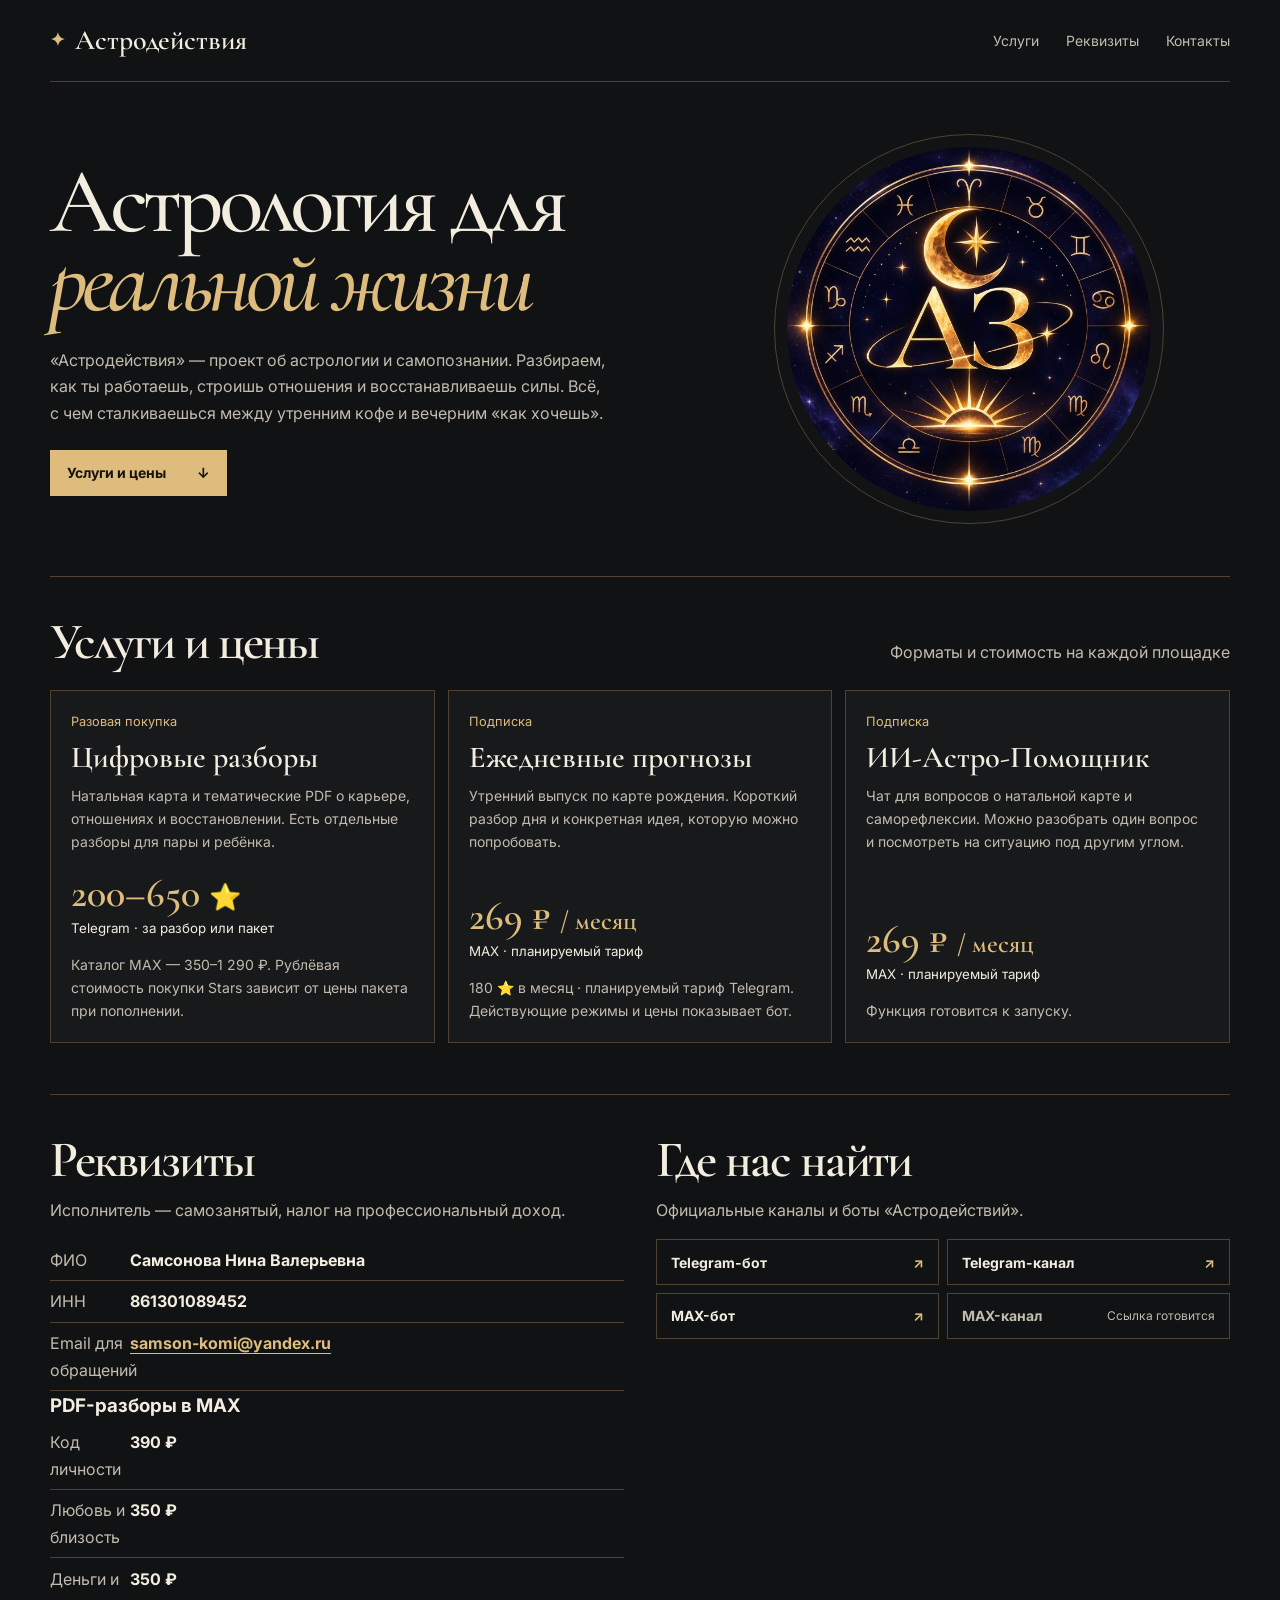
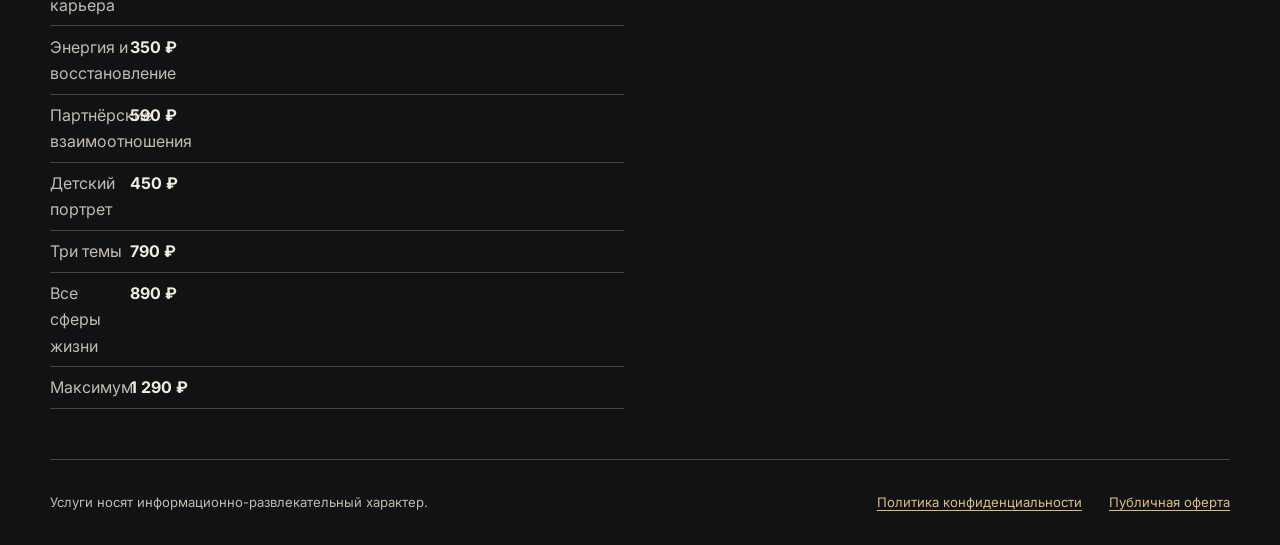
<file: index.html>
<!doctype html>
<html lang="ru">
<head>
  <meta charset="utf-8">
  <meta name="viewport" content="width=device-width, initial-scale=1">
  <meta name="description" content="Астродействия — астрологические разборы для самопознания, ежедневные прогнозы и Астро-Помощник. Описание услуг, цены и сведения об исполнителе.">
  <meta name="theme-color" content="#101214">
  <title>Астродействия — услуги и цены</title>
  <link rel="stylesheet" href="style.css">
</head>
<body>
  <a class="skip" href="#main">К содержанию</a>
  <header class="header frame">
    <a class="brand" href="./"><span aria-hidden="true">✦</span> Астродействия</a>
    <nav aria-label="Разделы сайта">
      <a href="#services">Услуги</a>
      <a href="#provider">Реквизиты</a>
      <a href="#contacts">Контакты</a>
    </nav>
  </header>
  <main id="main" class="frame">
    <section class="hero" aria-labelledby="intro">
      <div class="hero-copy">
        <h1 id="intro">Астрология для<br> <em>реальной жизни</em></h1>
        <p>«Астродействия» — проект об астрологии и самопознании. Разбираем, как ты работаешь, строишь отношения и восстанавливаешь силы. Всё, с чем сталкиваешься между утренним кофе и вечерним «как хочешь».</p>
        <a class="button primary" href="#services">Услуги и цены <span aria-hidden="true">↓</span></a>
      </div>
      <div class="hero-art" aria-hidden="true"><img src="assets/astrodeystviya.jpg" alt="" width="640" height="640" fetchpriority="high"></div>
    </section>

    <section class="section" id="services" aria-labelledby="services-title">
      <div class="section-head"><h2 id="services-title">Услуги и цены</h2><p>Форматы и стоимость на каждой площадке</p></div>
      <div class="offers">
        <article class="offer">
          <p class="format">Разовая покупка</p>
          <h3>Цифровые разборы</h3>
          <p>Натальная карта и тематические PDF о карьере, отношениях и восстановлении. Есть отдельные разборы для пары и ребёнка.</p>
          <div class="price"><strong>200–650 <span aria-label="Stars">⭐</span></strong><small>Telegram · за разбор или пакет</small></div>
          <p class="note">Каталог MAX — 350–1 290 ₽. Рублёвая стоимость покупки Stars зависит от цены пакета при пополнении.</p>
        </article>
        <article class="offer">
          <p class="format">Подписка</p>
          <h3>Ежедневные прогнозы</h3>
          <p>Утренний выпуск по карте рождения. Короткий разбор дня и конкретная идея, которую можно попробовать.</p>
          <div class="price"><strong>269 ₽ <span>/ месяц</span></strong><small>MAX · планируемый тариф</small></div>
          <p class="note">180 ⭐ в месяц · планируемый тариф Telegram. Действующие режимы и цены показывает бот.</p>
        </article>
        <article class="offer">
          <p class="format">Подписка</p>
          <h3>ИИ-Астро-Помощник</h3>
          <p>Чат для вопросов о натальной карте и саморефлексии. Можно разобрать один вопрос и посмотреть на ситуацию под другим углом.</p>
          <div class="price"><strong>269 ₽ <span>/ месяц</span></strong><small>MAX · планируемый тариф</small></div>
          <p class="note">Функция готовится к запуску.</p>
        </article>
      </div>
    </section>

    <section class="details section" aria-label="Исполнитель и официальные страницы">
      <article class="detail" id="provider">
        <h2>Реквизиты</h2>
        <p>Исполнитель — самозанятый, налог на профессиональный доход.</p>
        <dl>
          <div><dt>ФИО</dt><dd>Самсонова Нина Валерьевна</dd></div>
          <div><dt>ИНН</dt><dd>861301089452</dd></div>
          <div><dt>Email для обращений</dt><dd><a href="mailto:samson-komi@yandex.ru">samson-komi@yandex.ru</a></dd></div>
        </dl>
        <h3>PDF-разборы в MAX</h3>
        <dl>
          <div><dt>Код личности</dt><dd>390 ₽</dd></div>
          <div><dt>Любовь и близость</dt><dd>350 ₽</dd></div>
          <div><dt>Деньги и карьера</dt><dd>350 ₽</dd></div>
          <div><dt>Энергия и восстановление</dt><dd>350 ₽</dd></div>
          <div><dt>Партнёрские взаимоотношения</dt><dd>590 ₽</dd></div>
          <div><dt>Детский портрет</dt><dd>450 ₽</dd></div>
          <div><dt>Три темы</dt><dd>790 ₽</dd></div>
          <div><dt>Все сферы жизни</dt><dd>890 ₽</dd></div>
          <div><dt>Максимум</dt><dd>1 290 ₽</dd></div>
        </dl>
      </article>
      <article class="detail" id="contacts">
        <h2>Где нас найти</h2>
        <p>Официальные каналы и боты «Астродействий».</p>
        <div class="links">
          <a class="button" href="https://t.me/AstroDeystviyaPersonalBot">Telegram-бот <span aria-hidden="true">↗</span></a>
          <a class="button" href="https://t.me/astrodeystviya">Telegram-канал <span aria-hidden="true">↗</span></a>
          <a class="button" href="https://max.ru/se14978435_bot">MAX-бот <span aria-hidden="true">↗</span></a>
          <span class="button placeholder" aria-disabled="true">MAX-канал <small>Ссылка готовится</small></span>
        </div>
      </article>
    </section>
  </main>
  <footer class="footer frame">
    <p>Услуги носят информационно-развлекательный характер.</p>
    <nav aria-label="Правовые документы">
      <a href="privacy.html">Политика конфиденциальности</a>
      <a href="offer.html">Публичная оферта</a>
    </nav>
  </footer>
</body>
</html>
</file>
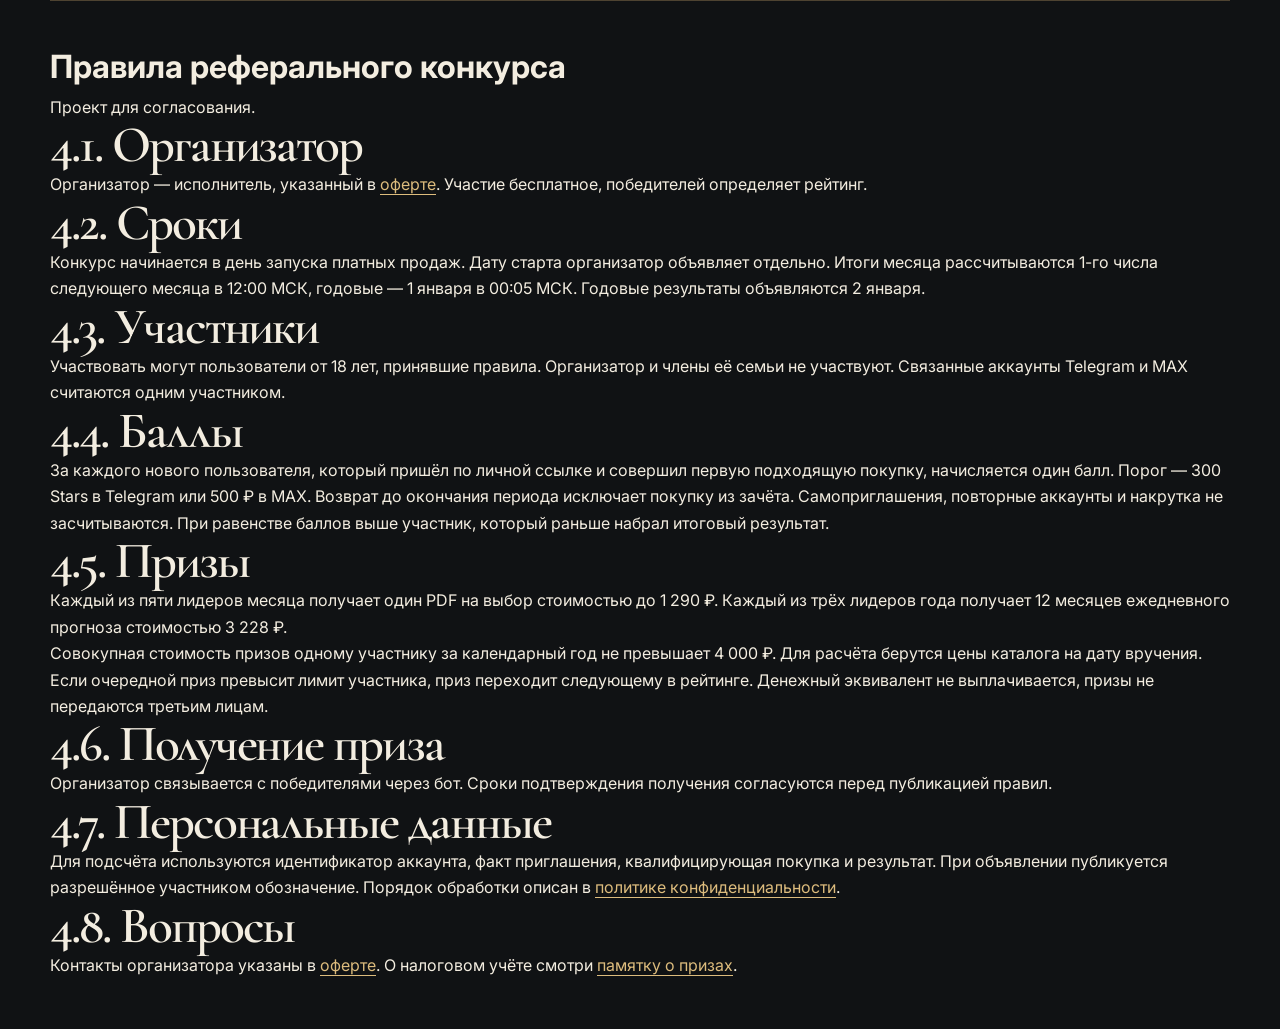
<file: contest-rules.html>
<!doctype html>
<html lang="ru"><head><meta charset="utf-8"><meta name="viewport" content="width=device-width, initial-scale=1"><title>Правила реферального конкурса</title><link rel="stylesheet" href="style.css"></head><body><main class="frame section"><h1>Правила реферального конкурса</h1>
<p>Проект для согласования.</p>
<h2>4.1. Организатор</h2><p>Организатор — исполнитель, указанный в <a href="offer.html">оферте</a>. Участие бесплатное, победителей определяет рейтинг.</p>
<h2>4.2. Сроки</h2><p>Конкурс начинается в день запуска платных продаж. Дату старта организатор объявляет отдельно. Итоги месяца рассчитываются 1-го числа следующего месяца в 12:00 МСК, годовые — 1 января в 00:05 МСК. Годовые результаты объявляются 2 января.</p>
<h2>4.3. Участники</h2><p>Участвовать могут пользователи от 18 лет, принявшие правила. Организатор и члены её семьи не участвуют. Связанные аккаунты Telegram и MAX считаются одним участником.</p>
<h2>4.4. Баллы</h2><p>За каждого нового пользователя, который пришёл по личной ссылке и совершил первую подходящую покупку, начисляется один балл. Порог — 300 Stars в Telegram или 500 ₽ в MAX. Возврат до окончания периода исключает покупку из зачёта. Самоприглашения, повторные аккаунты и накрутка не засчитываются. При равенстве баллов выше участник, который раньше набрал итоговый результат.</p>
<h2>4.5. Призы</h2><p>Каждый из пяти лидеров месяца получает один PDF на выбор стоимостью до 1 290 ₽. Каждый из трёх лидеров года получает 12 месяцев ежедневного прогноза стоимостью 3 228 ₽.</p><p>Совокупная стоимость призов одному участнику за календарный год не превышает 4 000 ₽. Для расчёта берутся цены каталога на дату вручения. Если очередной приз превысит лимит участника, приз переходит следующему в рейтинге. Денежный эквивалент не выплачивается, призы не передаются третьим лицам.</p>
<h2>4.6. Получение приза</h2><p>Организатор связывается с победителями через бот. Сроки подтверждения получения согласуются перед публикацией правил.</p>
<h2>4.7. Персональные данные</h2><p>Для подсчёта используются идентификатор аккаунта, факт приглашения, квалифицирующая покупка и результат. При объявлении публикуется разрешённое участником обозначение. Порядок обработки описан в <a href="privacy.html">политике конфиденциальности</a>.</p>
<h2>4.8. Вопросы</h2><p>Контакты организатора указаны в <a href="offer.html">оферте</a>. О налоговом учёте смотри <a href="ndfl.html">памятку о призах</a>.</p></main></body></html>
</file>
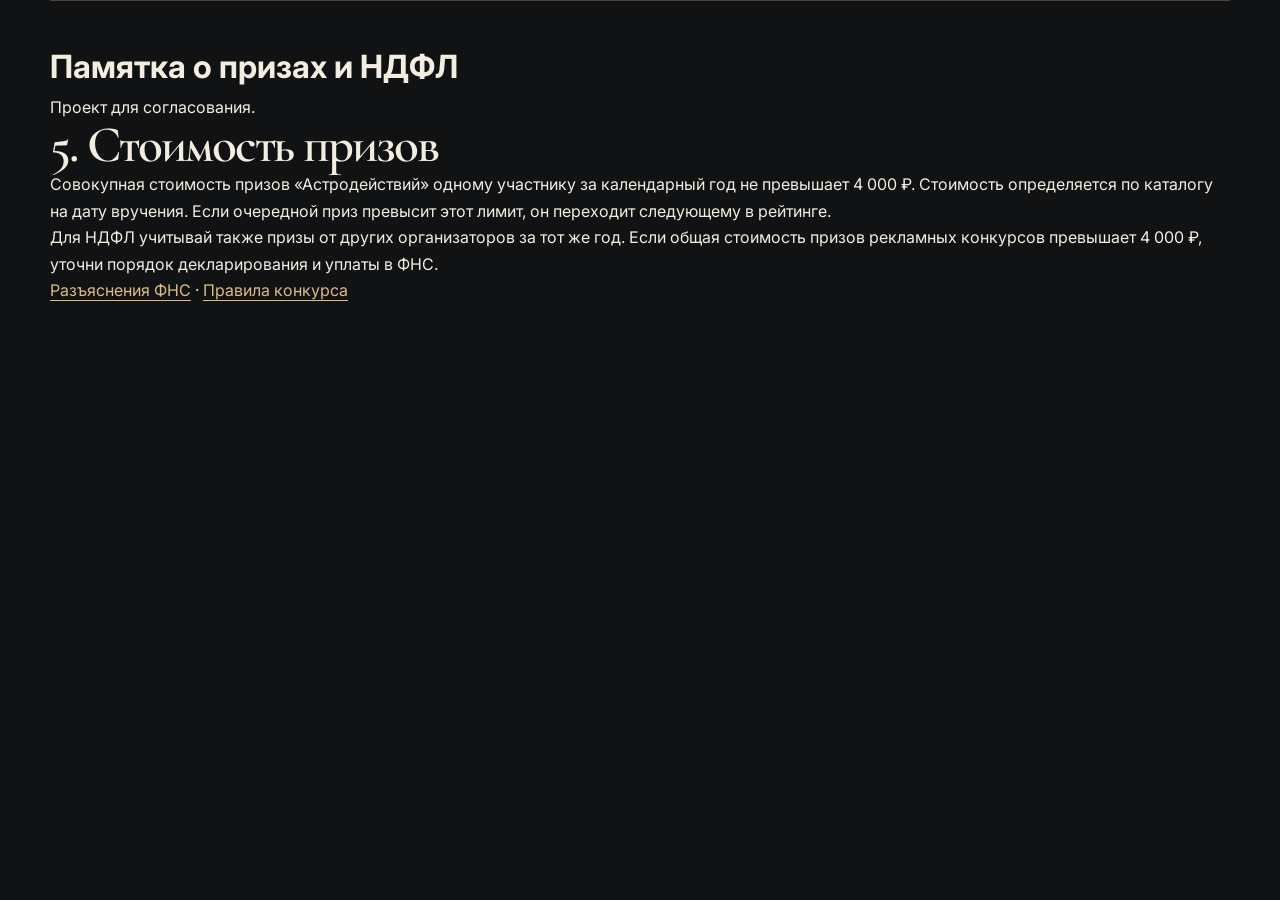
<file: ndfl.html>
<!doctype html>
<html lang="ru"><head><meta charset="utf-8"><meta name="viewport" content="width=device-width, initial-scale=1"><title>Памятка о призах и НДФЛ</title><link rel="stylesheet" href="style.css"></head><body><main class="frame section"><h1>Памятка о призах и НДФЛ</h1>
<p>Проект для согласования.</p>
<h2>5. Стоимость призов</h2><p>Совокупная стоимость призов «Астродействий» одному участнику за календарный год не превышает 4 000 ₽. Стоимость определяется по каталогу на дату вручения. Если очередной приз превысит этот лимит, он переходит следующему в рейтинге.</p><p>Для НДФЛ учитывай также призы от других организаторов за тот же год. Если общая стоимость призов рекламных конкурсов превышает 4 000 ₽, уточни порядок декларирования и уплаты в ФНС.</p><p><a href="https://www.nalog.gov.ru/rn77/taxation/taxes/ndfl/ndfl_fl/">Разъяснения ФНС</a> · <a href="contest-rules.html">Правила конкурса</a></p></main></body></html>
</file>
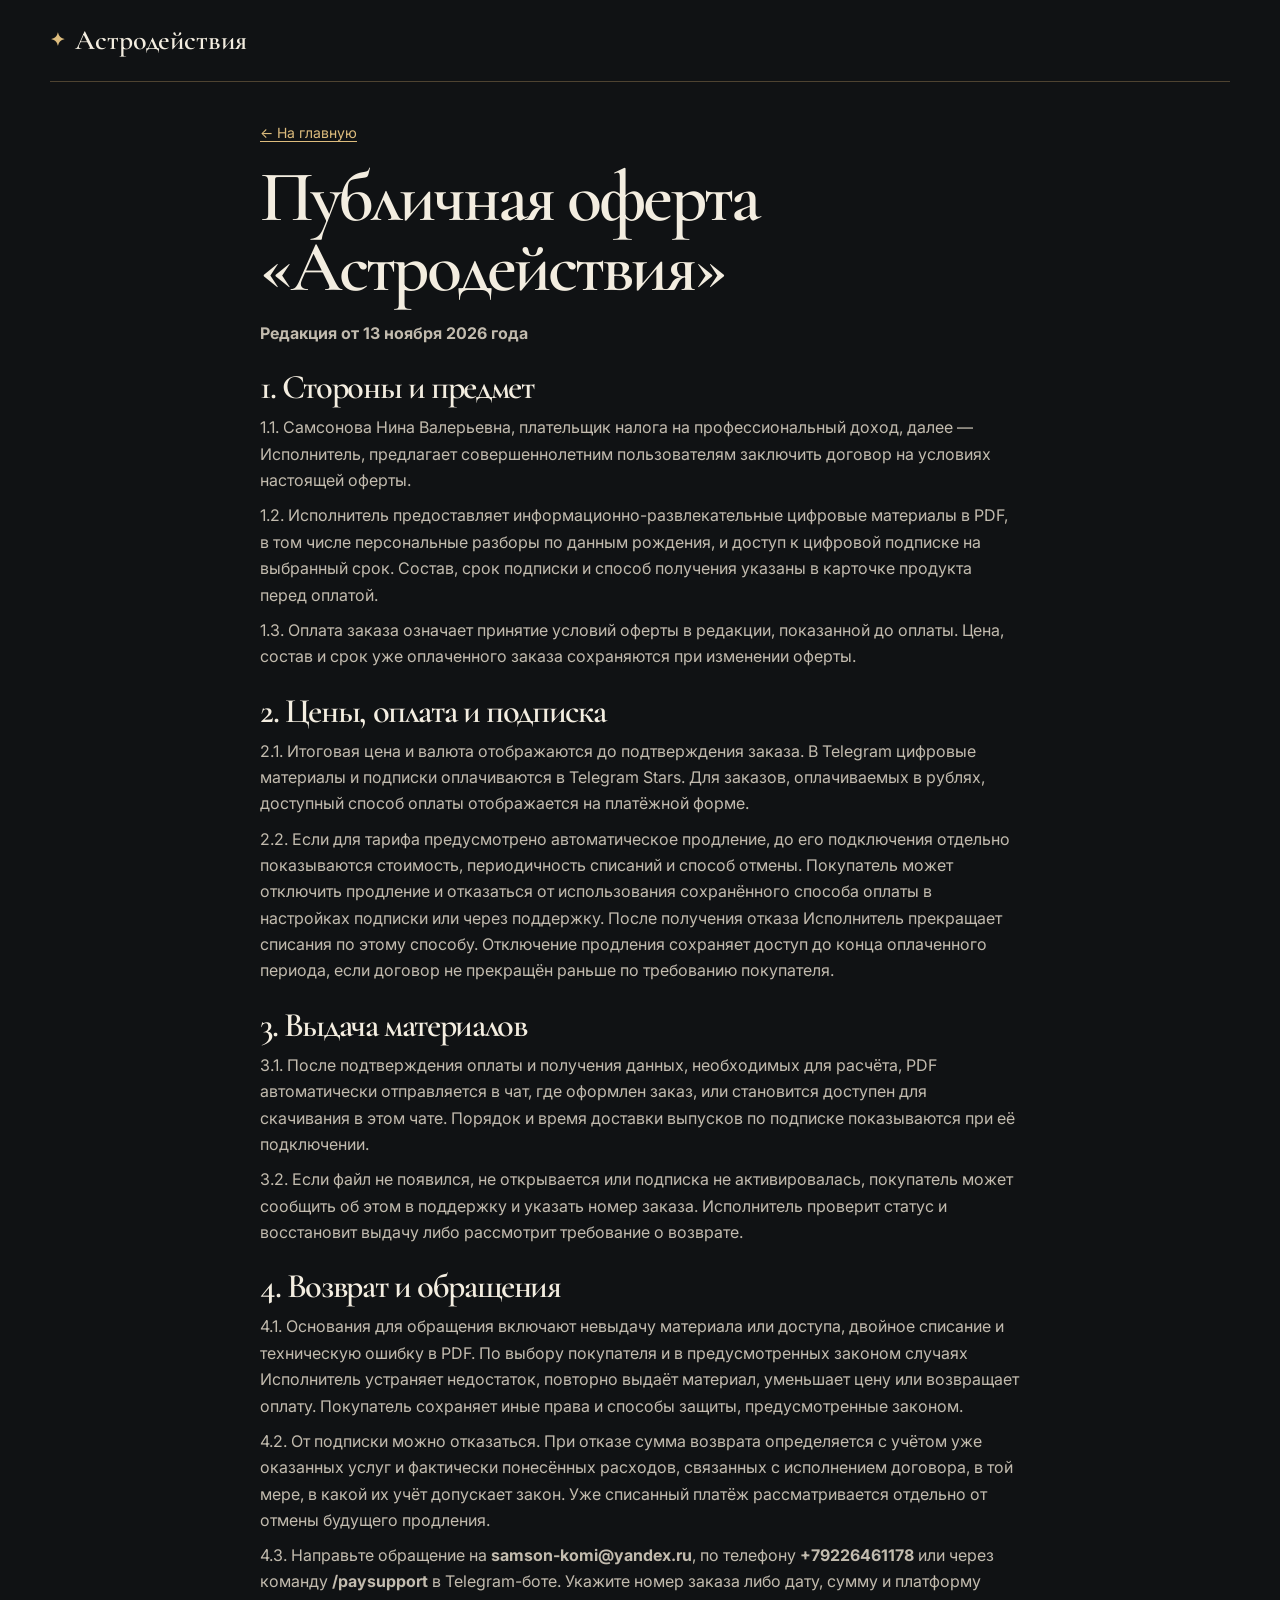
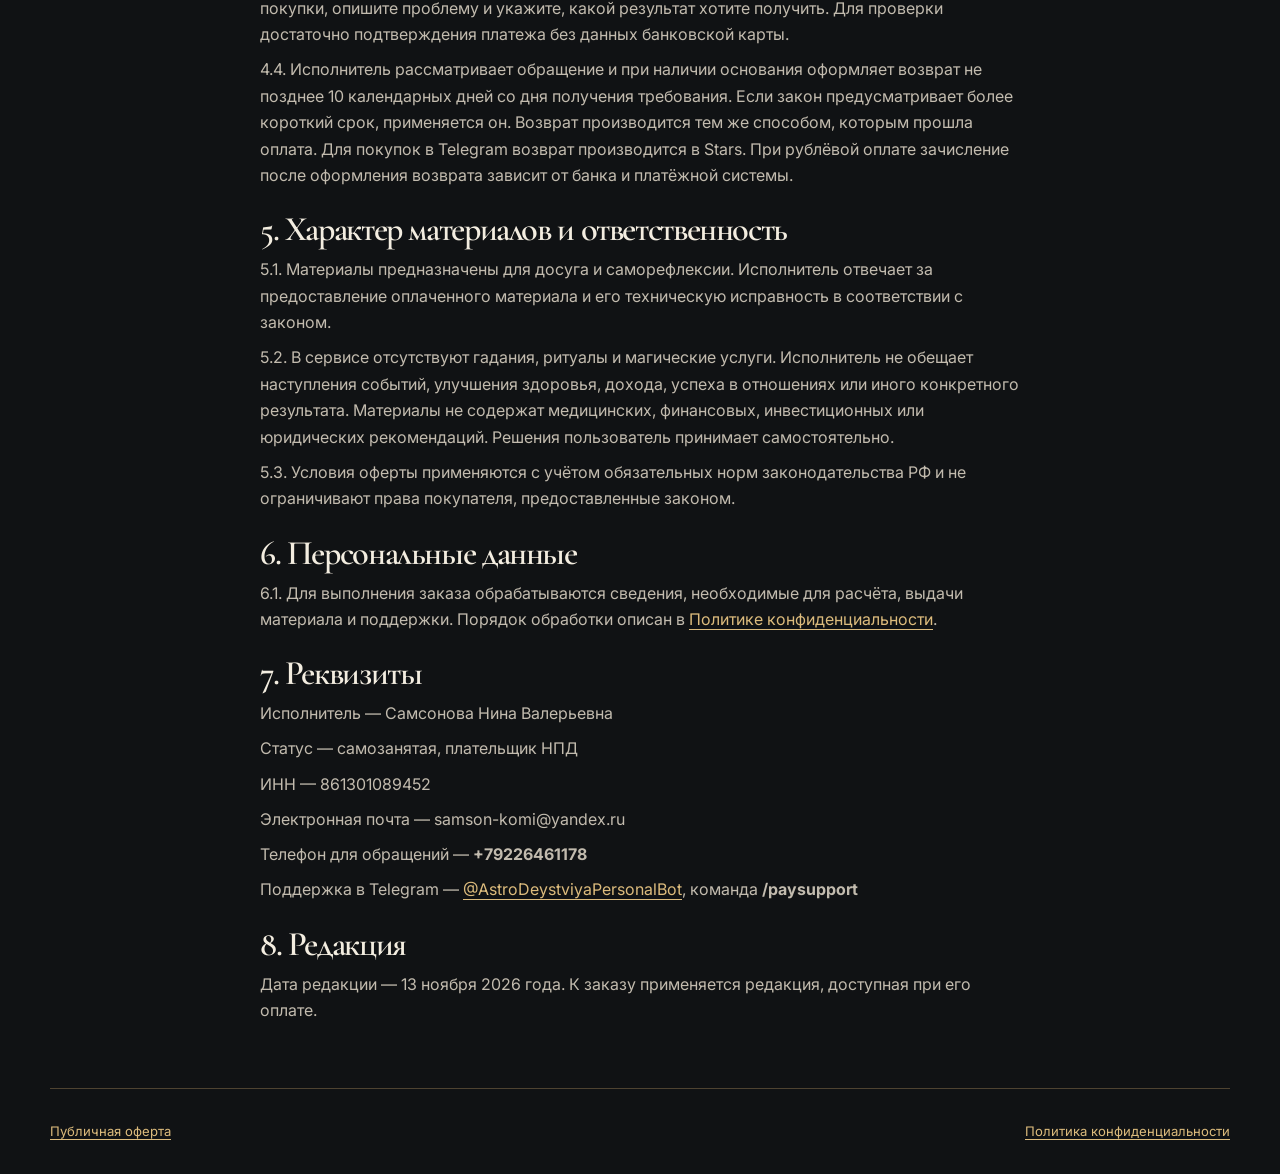
<file: offer.html>
<!doctype html>
<html lang="ru">
<head>
  <meta charset="utf-8">
  <meta name="viewport" content="width=device-width, initial-scale=1">
  <meta name="theme-color" content="#101214">
  <title>Публичная оферта «Астродействия»</title>
  <link rel="stylesheet" href="style.css">
</head>
<body>
  <header class="header frame"><a class="brand" href="./"><span aria-hidden="true">✦</span> Астродействия</a></header>
  <main class="document frame">
    <a class="back" href="./">← На главную</a>
    <h1>Публичная оферта «Астродействия»</h1>
    <p><strong>Редакция от 13 ноября 2026 года</strong></p>
    <h2>1. Стороны и предмет</h2>
    <p>1.1. Самсонова Нина Валерьевна, плательщик налога на профессиональный доход, далее — Исполнитель, предлагает совершеннолетним пользователям заключить договор на условиях настоящей оферты.</p>
    <p>1.2. Исполнитель предоставляет информационно-развлекательные цифровые материалы в PDF, в том числе персональные разборы по данным рождения, и доступ к цифровой подписке на выбранный срок. Состав, срок подписки и способ получения указаны в карточке продукта перед оплатой.</p>
    <p>1.3. Оплата заказа означает принятие условий оферты в редакции, показанной до оплаты. Цена, состав и срок уже оплаченного заказа сохраняются при изменении оферты.</p>
    <h2>2. Цены, оплата и подписка</h2>
    <p>2.1. Итоговая цена и валюта отображаются до подтверждения заказа. В Telegram цифровые материалы и подписки оплачиваются в Telegram Stars. Для заказов, оплачиваемых в рублях, доступный способ оплаты отображается на платёжной форме.</p>
    <p>2.2. Если для тарифа предусмотрено автоматическое продление, до его подключения отдельно показываются стоимость, периодичность списаний и способ отмены. Покупатель может отключить продление и отказаться от использования сохранённого способа оплаты в настройках подписки или через поддержку. После получения отказа Исполнитель прекращает списания по этому способу. Отключение продления сохраняет доступ до конца оплаченного периода, если договор не прекращён раньше по требованию покупателя.</p>
    <h2>3. Выдача материалов</h2>
    <p>3.1. После подтверждения оплаты и получения данных, необходимых для расчёта, PDF автоматически отправляется в чат, где оформлен заказ, или становится доступен для скачивания в этом чате. Порядок и время доставки выпусков по подписке показываются при её подключении.</p>
    <p>3.2. Если файл не появился, не открывается или подписка не активировалась, покупатель может сообщить об этом в поддержку и указать номер заказа. Исполнитель проверит статус и восстановит выдачу либо рассмотрит требование о возврате.</p>
    <h2>4. Возврат и обращения</h2>
    <p>4.1. Основания для обращения включают невыдачу материала или доступа, двойное списание и техническую ошибку в PDF. По выбору покупателя и в предусмотренных законом случаях Исполнитель устраняет недостаток, повторно выдаёт материал, уменьшает цену или возвращает оплату. Покупатель сохраняет иные права и способы защиты, предусмотренные законом.</p>
    <p>4.2. От подписки можно отказаться. При отказе сумма возврата определяется с учётом уже оказанных услуг и фактически понесённых расходов, связанных с исполнением договора, в той мере, в какой их учёт допускает закон. Уже списанный платёж рассматривается отдельно от отмены будущего продления.</p>
    <p>4.3. Направьте обращение на <strong>samson-komi@yandex.ru</strong>, по телефону <strong>+79226461178</strong> или через команду <strong>/paysupport</strong> в Telegram-боте. Укажите номер заказа либо дату, сумму и платформу покупки, опишите проблему и укажите, какой результат хотите получить. Для проверки достаточно подтверждения платежа без данных банковской карты.</p>
    <p>4.4. Исполнитель рассматривает обращение и при наличии основания оформляет возврат не позднее 10 календарных дней со дня получения требования. Если закон предусматривает более короткий срок, применяется он. Возврат производится тем же способом, которым прошла оплата. Для покупок в Telegram возврат производится в Stars. При рублёвой оплате зачисление после оформления возврата зависит от банка и платёжной системы.</p>
    <h2>5. Характер материалов и ответственность</h2>
    <p>5.1. Материалы предназначены для досуга и саморефлексии. Исполнитель отвечает за предоставление оплаченного материала и его техническую исправность в соответствии с законом.</p>
    <p>5.2. В сервисе отсутствуют гадания, ритуалы и магические услуги. Исполнитель не обещает наступления событий, улучшения здоровья, дохода, успеха в отношениях или иного конкретного результата. Материалы не содержат медицинских, финансовых, инвестиционных или юридических рекомендаций. Решения пользователь принимает самостоятельно.</p>
    <p>5.3. Условия оферты применяются с учётом обязательных норм законодательства РФ и не ограничивают права покупателя, предоставленные законом.</p>
    <h2>6. Персональные данные</h2>
    <p>6.1. Для выполнения заказа обрабатываются сведения, необходимые для расчёта, выдачи материала и поддержки. Порядок обработки описан в <a href="https://samsonkomi-ux.github.io/astro-landing-page/privacy.html">Политике конфиденциальности</a>.</p>
    <h2>7. Реквизиты</h2>
    <p>Исполнитель — Самсонова Нина Валерьевна</p>
    <p>Статус — самозанятая, плательщик НПД</p>
    <p>ИНН — 861301089452</p>
    <p>Электронная почта — samson-komi@yandex.ru</p>
    <p>Телефон для обращений — <strong>+79226461178</strong></p>
    <p>Поддержка в Telegram — <a href="https://t.me/AstroDeystviyaPersonalBot">@AstroDeystviyaPersonalBot</a>, команда <strong>/paysupport</strong></p>
    <h2>8. Редакция</h2>
    <p>Дата редакции — 13 ноября 2026 года. К заказу применяется редакция, доступная при его оплате.</p>
  </main>
  <footer class="footer frame"><a href="offer.html">Публичная оферта</a><a href="privacy.html">Политика конфиденциальности</a></footer>
</body>
</html>
</file>
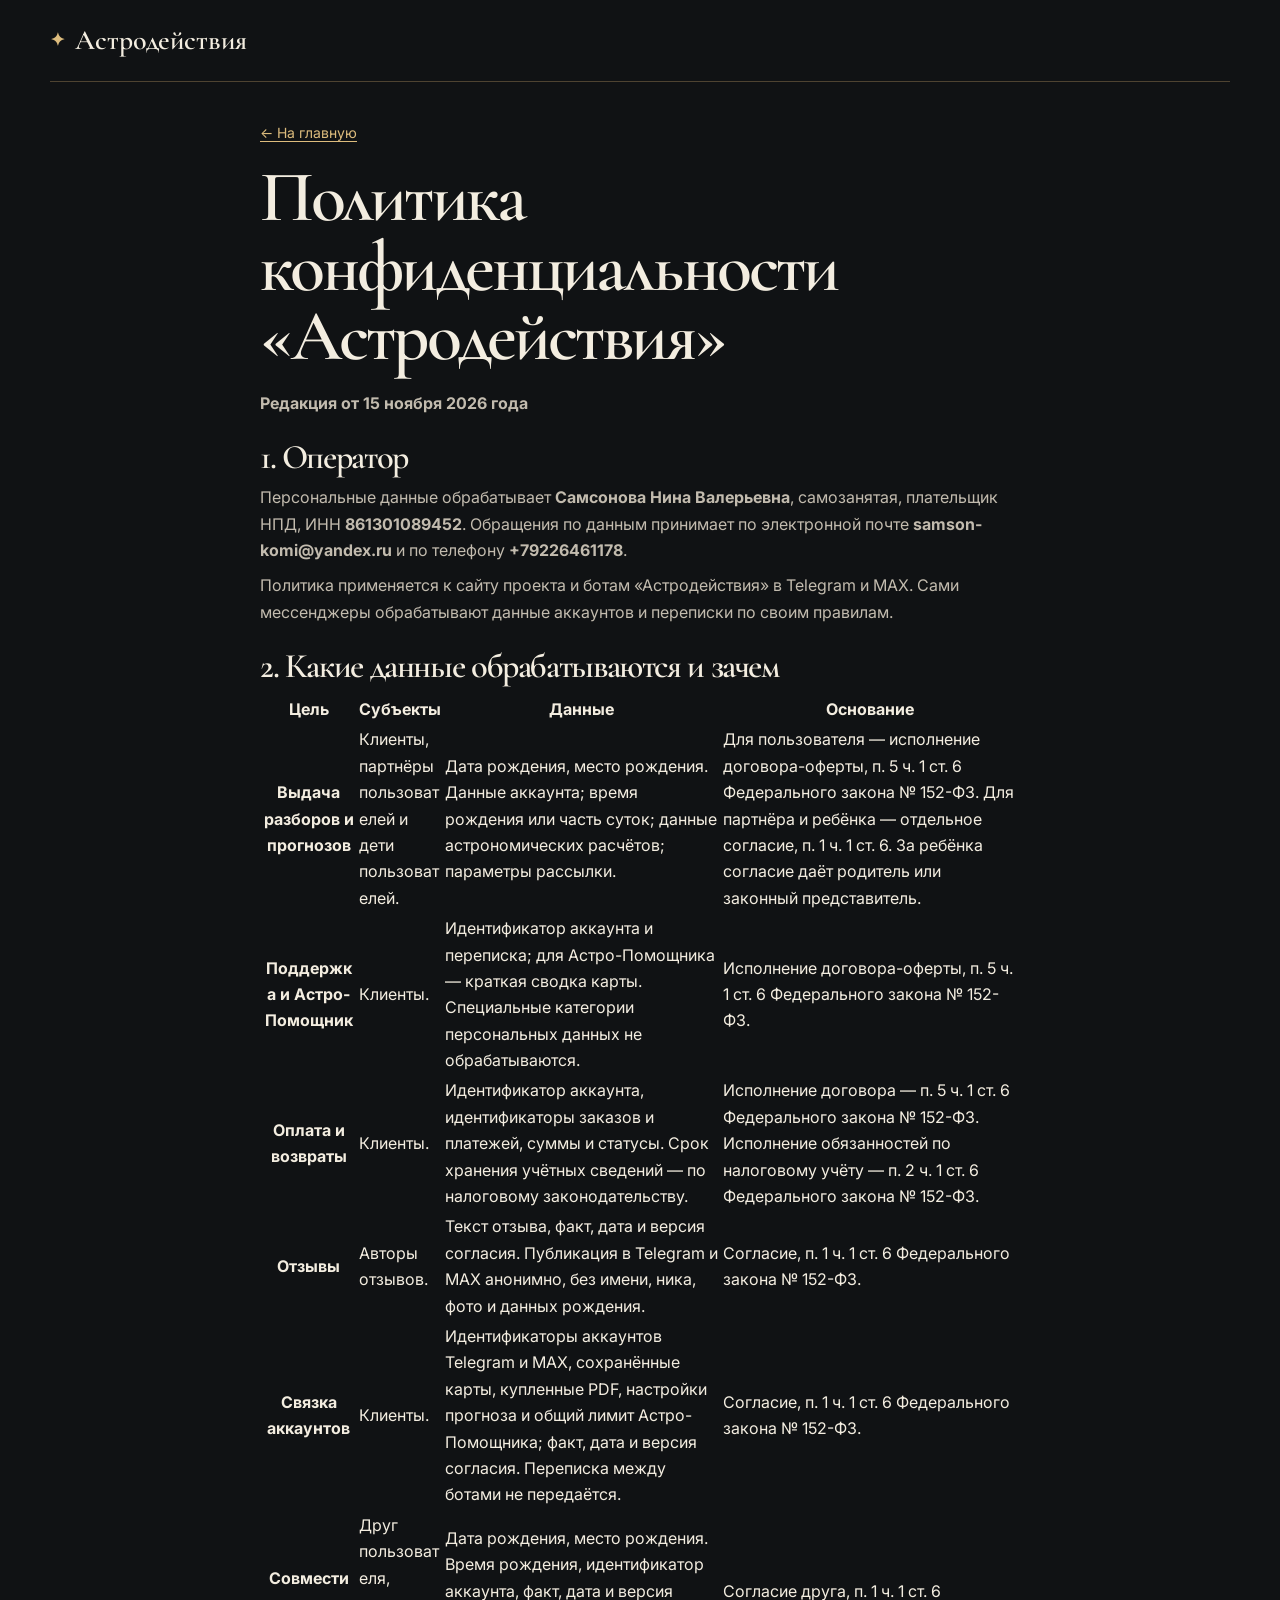
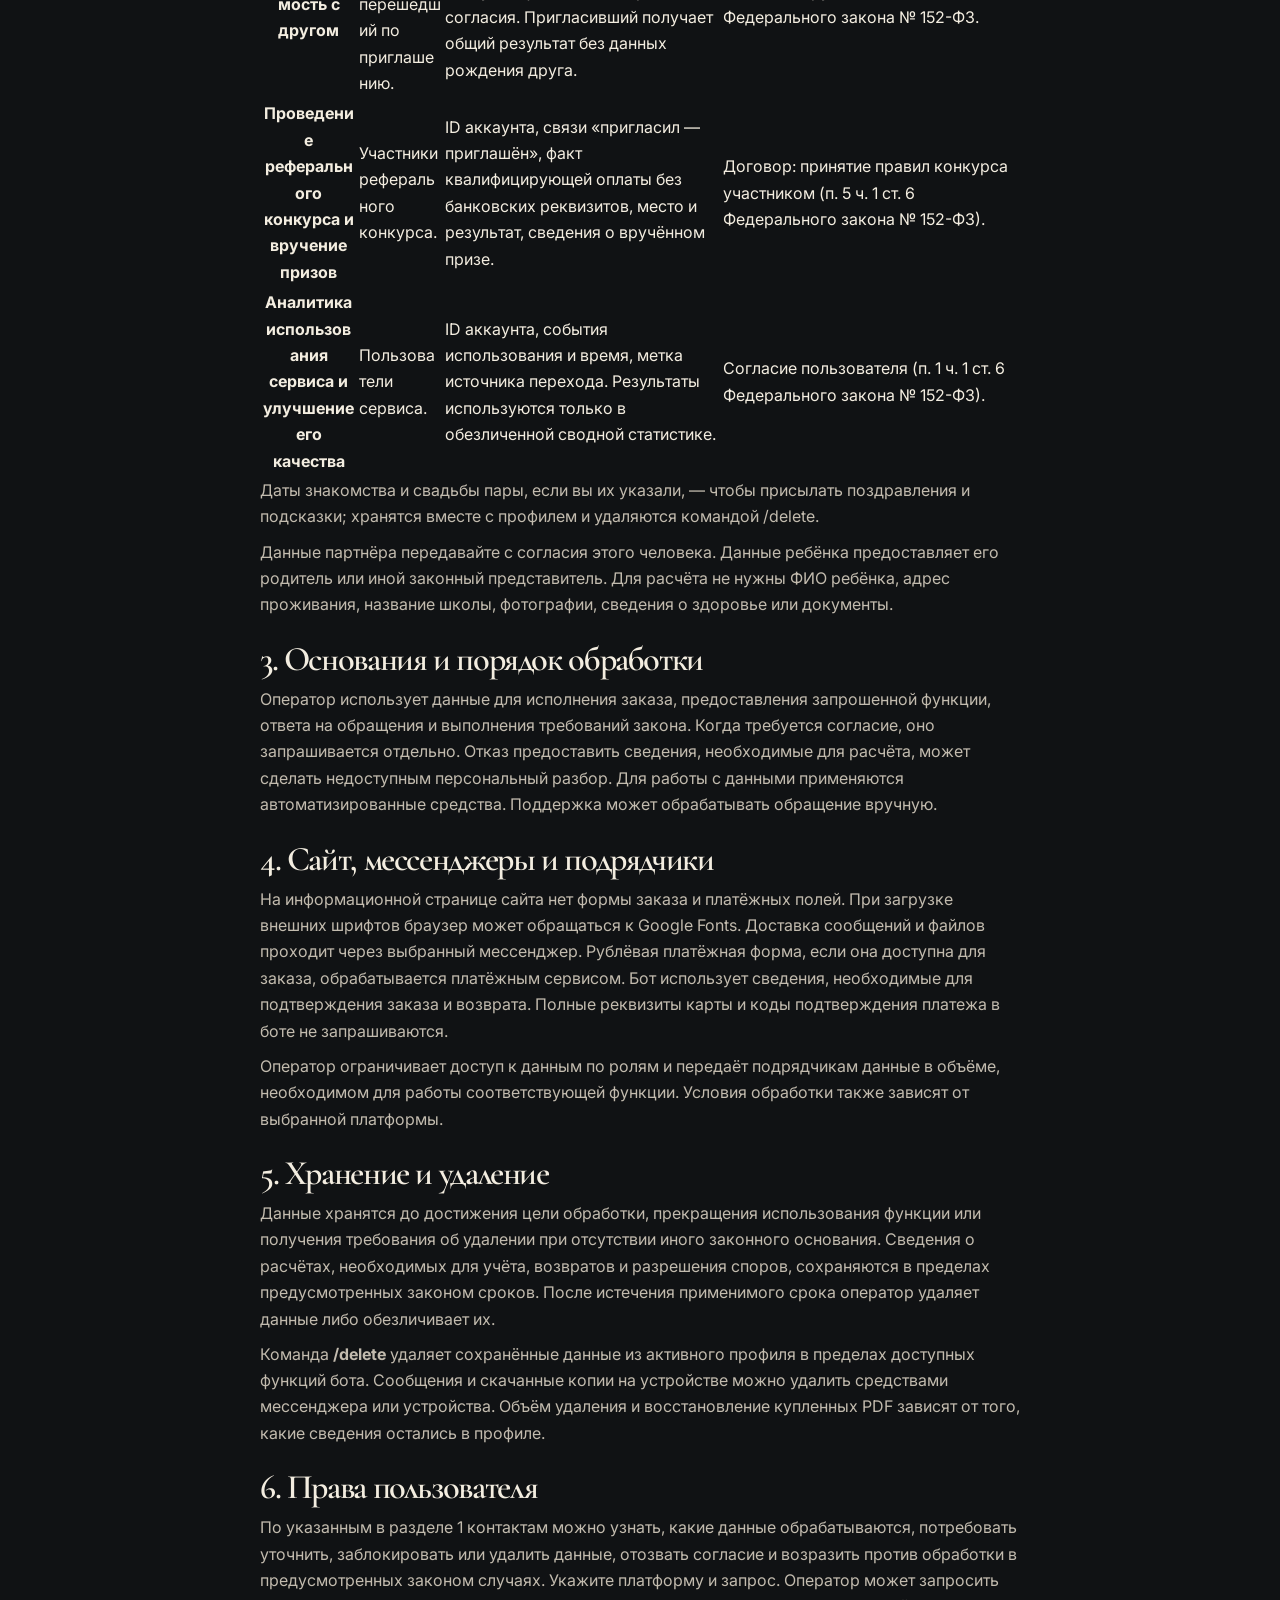
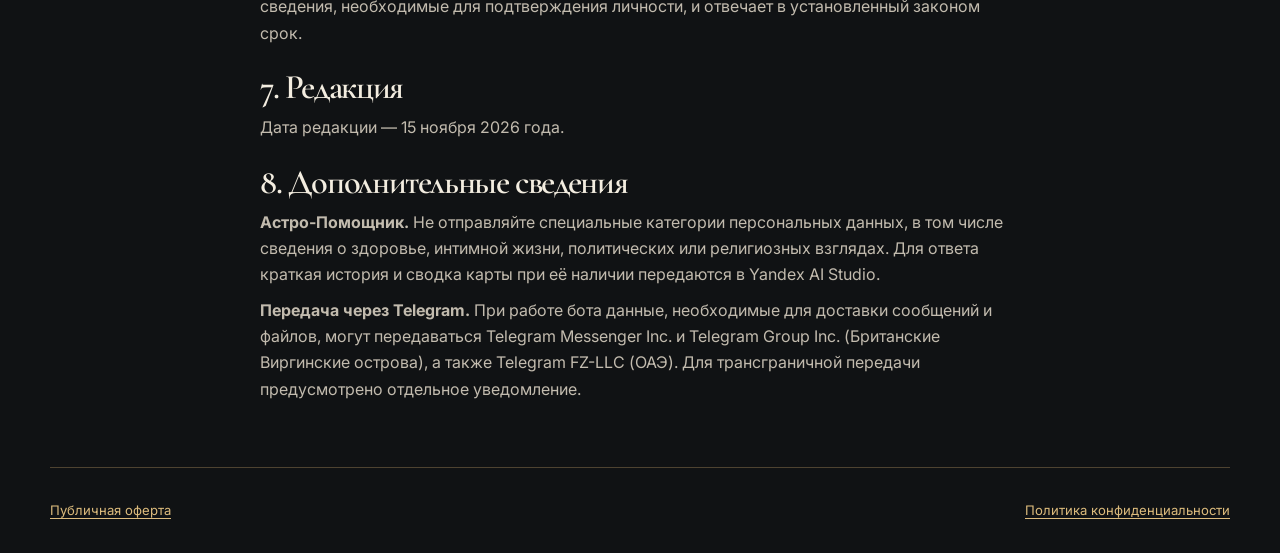
<file: privacy.html>
<!doctype html>
<html lang="ru">
<head>
  <meta charset="utf-8">
  <meta name="viewport" content="width=device-width, initial-scale=1">
  <meta name="theme-color" content="#101214">
  <title>Политика конфиденциальности «Астродействия»</title>
  <link rel="stylesheet" href="style.css">
</head>
<body>
  <header class="header frame"><a class="brand" href="./"><span aria-hidden="true">✦</span> Астродействия</a></header>
  <main class="document frame">
    <a class="back" href="./">← На главную</a>
    <h1>Политика конфиденциальности «Астродействия»</h1>
    <p><strong>Редакция от 15 ноября 2026 года</strong></p>
    <h2>1. Оператор</h2>
    <p>Персональные данные обрабатывает <strong>Самсонова Нина Валерьевна</strong>, самозанятая, плательщик НПД, ИНН <strong>861301089452</strong>. Обращения по данным принимает по электронной почте <strong>samson-komi@yandex.ru</strong> и по телефону <strong>+79226461178</strong>.</p>
    <p>Политика применяется к сайту проекта и ботам «Астродействия» в Telegram и MAX. Сами мессенджеры обрабатывают данные аккаунтов и переписки по своим правилам.</p>
    <h2>2. Какие данные обрабатываются и зачем</h2>
    <table>
      <thead><tr><th scope="col">Цель</th><th scope="col">Субъекты</th><th scope="col">Данные</th><th scope="col">Основание</th></tr></thead>
      <tbody>
        <tr><th scope="row">Выдача разборов и прогнозов</th><td>Клиенты, партнёры пользователей и дети пользователей.</td><td>Дата рождения, место рождения. Данные аккаунта; время рождения или часть суток; данные астрономических расчётов; параметры рассылки.</td><td>Для пользователя — исполнение договора-оферты, п. 5 ч. 1 ст. 6 Федерального закона № 152-ФЗ. Для партнёра и ребёнка — отдельное согласие, п. 1 ч. 1 ст. 6. За ребёнка согласие даёт родитель или законный представитель.</td></tr>
        <tr><th scope="row">Поддержка и Астро-Помощник</th><td>Клиенты.</td><td>Идентификатор аккаунта и переписка; для Астро-Помощника — краткая сводка карты. Специальные категории персональных данных не обрабатываются.</td><td>Исполнение договора-оферты, п. 5 ч. 1 ст. 6 Федерального закона № 152-ФЗ.</td></tr>
        <tr><th scope="row">Оплата и возвраты</th><td>Клиенты.</td><td>Идентификатор аккаунта, идентификаторы заказов и платежей, суммы и статусы. Срок хранения учётных сведений — по налоговому законодательству.</td><td>Исполнение договора — п. 5 ч. 1 ст. 6 Федерального закона № 152-ФЗ. Исполнение обязанностей по налоговому учёту — п. 2 ч. 1 ст. 6 Федерального закона № 152-ФЗ.</td></tr>
        <tr><th scope="row">Отзывы</th><td>Авторы отзывов.</td><td>Текст отзыва, факт, дата и версия согласия. Публикация в Telegram и MAX анонимно, без имени, ника, фото и данных рождения.</td><td>Согласие, п. 1 ч. 1 ст. 6 Федерального закона № 152-ФЗ.</td></tr>
        <tr><th scope="row">Связка аккаунтов</th><td>Клиенты.</td><td>Идентификаторы аккаунтов Telegram и MAX, сохранённые карты, купленные PDF, настройки прогноза и общий лимит Астро-Помощника; факт, дата и версия согласия. Переписка между ботами не передаётся.</td><td>Согласие, п. 1 ч. 1 ст. 6 Федерального закона № 152-ФЗ.</td></tr>
        <tr><th scope="row">Совместимость с другом</th><td>Друг пользователя, перешедший по приглашению.</td><td>Дата рождения, место рождения. Время рождения, идентификатор аккаунта, факт, дата и версия согласия. Пригласивший получает общий результат без данных рождения друга.</td><td>Согласие друга, п. 1 ч. 1 ст. 6 Федерального закона № 152-ФЗ.</td></tr>
        <tr><th scope="row">Проведение реферального конкурса и вручение призов</th><td>Участники реферального конкурса.</td><td>ID аккаунта, связи «пригласил — приглашён», факт квалифицирующей оплаты без банковских реквизитов, место и результат, сведения о вручённом призе.</td><td>Договор: принятие правил конкурса участником (п. 5 ч. 1 ст. 6 Федерального закона № 152-ФЗ).</td></tr>
        <tr><th scope="row">Аналитика использования сервиса и улучшение его качества</th><td>Пользователи сервиса.</td><td>ID аккаунта, события использования и время, метка источника перехода. Результаты используются только в обезличенной сводной статистике.</td><td>Согласие пользователя (п. 1 ч. 1 ст. 6 Федерального закона № 152-ФЗ).</td></tr>
      </tbody>
    </table>
    <p>Даты знакомства и свадьбы пары, если вы их указали, — чтобы присылать поздравления и подсказки; хранятся вместе с профилем и удаляются командой /delete.</p>
    <p>Данные партнёра передавайте с согласия этого человека. Данные ребёнка предоставляет его родитель или иной законный представитель. Для расчёта не нужны ФИО ребёнка, адрес проживания, название школы, фотографии, сведения о здоровье или документы.</p>
    <h2>3. Основания и порядок обработки</h2>
    <p>Оператор использует данные для исполнения заказа, предоставления запрошенной функции, ответа на обращения и выполнения требований закона. Когда требуется согласие, оно запрашивается отдельно. Отказ предоставить сведения, необходимые для расчёта, может сделать недоступным персональный разбор. Для работы с данными применяются автоматизированные средства. Поддержка может обрабатывать обращение вручную.</p>
    <h2>4. Сайт, мессенджеры и подрядчики</h2>
    <p>На информационной странице сайта нет формы заказа и платёжных полей. При загрузке внешних шрифтов браузер может обращаться к Google Fonts. Доставка сообщений и файлов проходит через выбранный мессенджер. Рублёвая платёжная форма, если она доступна для заказа, обрабатывается платёжным сервисом. Бот использует сведения, необходимые для подтверждения заказа и возврата. Полные реквизиты карты и коды подтверждения платежа в боте не запрашиваются.</p>
    <p>Оператор ограничивает доступ к данным по ролям и передаёт подрядчикам данные в объёме, необходимом для работы соответствующей функции. Условия обработки также зависят от выбранной платформы.</p>
    <h2>5. Хранение и удаление</h2>
    <p>Данные хранятся до достижения цели обработки, прекращения использования функции или получения требования об удалении при отсутствии иного законного основания. Сведения о расчётах, необходимых для учёта, возвратов и разрешения споров, сохраняются в пределах предусмотренных законом сроков. После истечения применимого срока оператор удаляет данные либо обезличивает их.</p>
    <p>Команда <strong>/delete</strong> удаляет сохранённые данные из активного профиля в пределах доступных функций бота. Сообщения и скачанные копии на устройстве можно удалить средствами мессенджера или устройства. Объём удаления и восстановление купленных PDF зависят от того, какие сведения остались в профиле.</p>
    <h2>6. Права пользователя</h2>
    <p>По указанным в разделе 1 контактам можно узнать, какие данные обрабатываются, потребовать уточнить, заблокировать или удалить данные, отозвать согласие и возразить против обработки в предусмотренных законом случаях. Укажите платформу и запрос. Оператор может запросить сведения, необходимые для подтверждения личности, и отвечает в установленный законом срок.</p>
    <h2>7. Редакция</h2>
    <p>Дата редакции — 15 ноября 2026 года.</p>
    <h2>8. Дополнительные сведения</h2>
    <p><strong>Астро-Помощник.</strong> Не отправляйте специальные категории персональных данных, в том числе сведения о здоровье, интимной жизни, политических или религиозных взглядах. Для ответа краткая история и сводка карты при её наличии передаются в Yandex AI Studio.</p>
    <p><strong>Передача через Telegram.</strong> При работе бота данные, необходимые для доставки сообщений и файлов, могут передаваться Telegram Messenger Inc. и Telegram Group Inc. (Британские Виргинские острова), а также Telegram FZ-LLC (ОАЭ). Для трансграничной передачи предусмотрено отдельное уведомление.</p>
  </main>
  <footer class="footer frame"><a href="offer.html">Публичная оферта</a><a href="privacy.html">Политика конфиденциальности</a></footer>
</body>
</html>
</file>
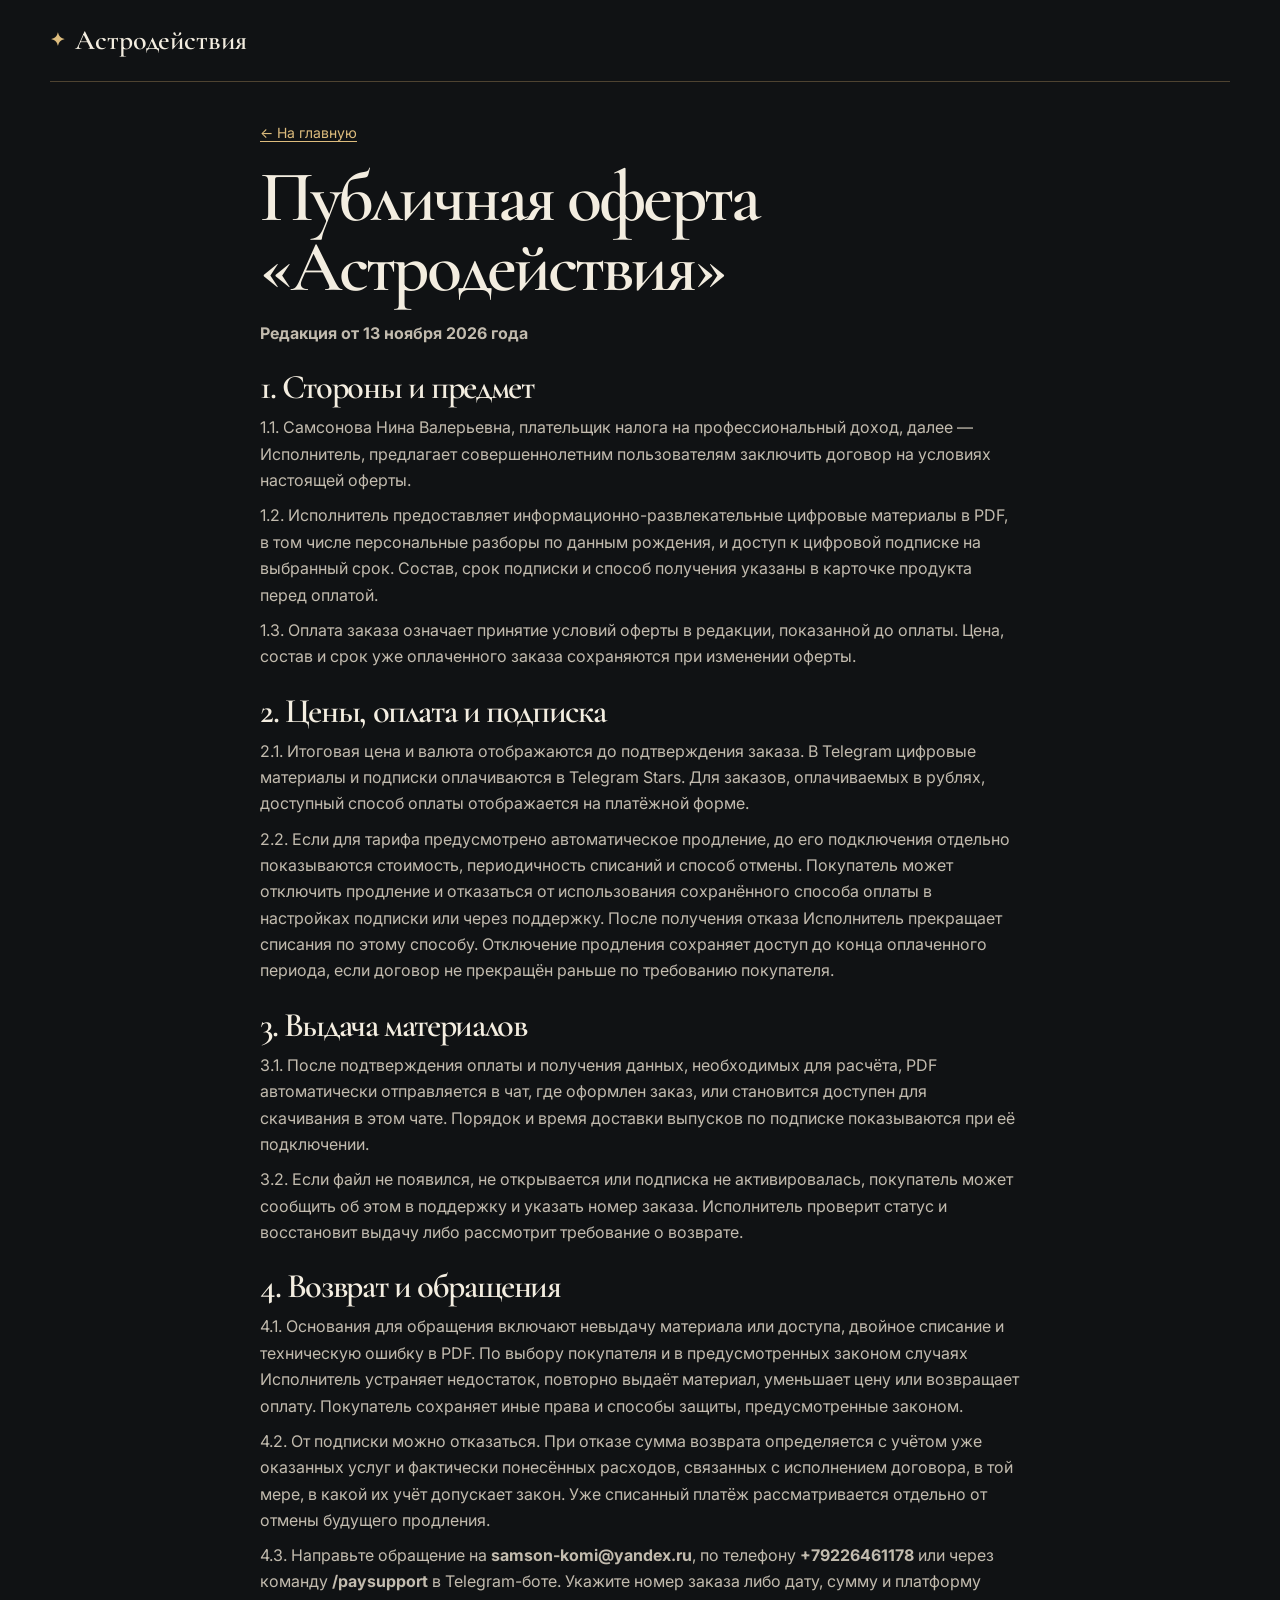
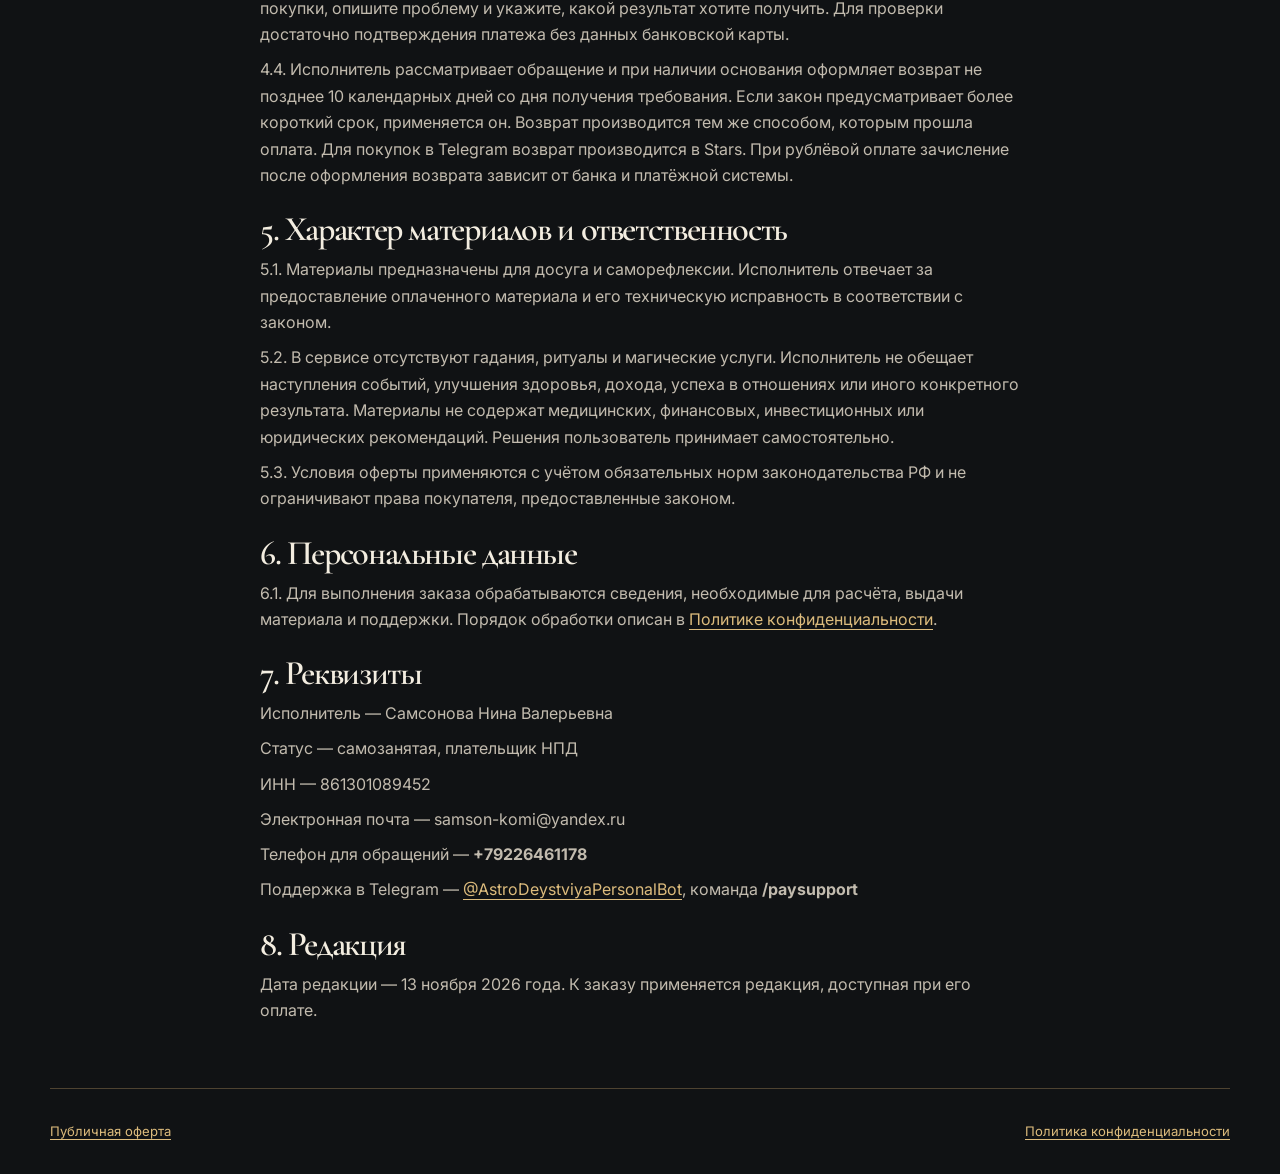
<file: terms.html>
<!doctype html>
<html lang="ru">
<head>
  <meta charset="utf-8">
  <meta name="viewport" content="width=device-width, initial-scale=1">
  <meta http-equiv="refresh" content="0; url=offer.html">
  <link rel="canonical" href="https://samsonkomi-ux.github.io/astro-landing-page/offer.html">
  <title>Публичная оферта · Астродействия</title>
</head>
<body>
  <a href="offer.html">Открыть публичную оферту</a>
</body>
</html>
</file>
<file: style.css>
@import url("https://fonts.googleapis.com/css2?family=Cormorant+Garamond:ital,wght@0,500;0,600;1,500&family=Inter:wght@400;500;600;700&display=swap");

:root {
  color-scheme: dark;
  --bg: #101214;
  --panel: #17191b;
  --ink: #f3ede0;
  --muted: #c2bbae;
  --gold: #ddbc7d;
  --line: #4e4331;
  --serif: "Cormorant Garamond", Georgia, serif;
  --sans: Inter, system-ui, sans-serif;
}

* { box-sizing: border-box; }
html { scroll-behavior: smooth; }
body { margin: 0; background: var(--bg); color: var(--ink); font: 1rem/1.65 var(--sans); }
a { color: var(--gold); text-underline-offset: .22em; }
a:focus-visible { outline: 2px solid var(--gold); outline-offset: 5px; }
p, h1, h2, h3 { margin: 0; }
img { display: block; width: 100%; height: auto; }
.frame { width: min(1180px, 100% - 96px); margin-inline: auto; }
.skip { position: absolute; z-index: 2; top: 10px; left: 10px; padding: 10px; background: var(--panel); transform: translateY(-160%); }
.skip:focus { transform: none; }
.header, .footer { display: flex; align-items: center; justify-content: space-between; gap: 1.5rem; }
.header { min-height: 82px; border-bottom: 1px solid var(--line); }
.brand { display: inline-flex; align-items: center; gap: .6rem; color: var(--ink); font-family: var(--serif); font-weight: 600; font-size: 1.75rem; text-decoration: none; }
.brand span { color: var(--gold); font-size: 1.1rem; }
.header nav, .footer nav { display: flex; flex-wrap: wrap; gap: .65rem 1.7rem; }
.header nav a { text-decoration: none; color: var(--muted); font-size: .875rem; }
.header nav a:hover, .footer a:hover { color: var(--ink); }
.hero { min-height: 494px; display: grid; grid-template-columns: 1.2fr 1fr; align-items: center; gap: 2rem; padding: 3rem 0; }
.hero h1 { font: 500 clamp(3.6rem, 7.2vw, 7rem)/.86 var(--serif); letter-spacing: -.055em; }
.hero h1 em { color: var(--gold); font-weight: 500; }
.hero p { max-width: 35rem; color: var(--muted); margin: 1.65rem 0 1.5rem; }
.hero-art { justify-self: center; width: min(100%, 390px); aspect-ratio: 1; padding: 12px; border: 1px solid var(--line); border-radius: 50%; background: radial-gradient(circle, #2a211a, #101214 72%); }
.hero-art img { border-radius: 50%; }
.button { display: inline-flex; min-height: 46px; align-items: center; justify-content: space-between; gap: .65rem; padding: .55rem .9rem; border: 1px solid var(--line); color: var(--ink); font-size: .875rem; font-weight: 700; text-decoration: none; }
.button:hover { border-color: var(--gold); }
.button span { color: var(--gold); }
.button.primary { background: var(--gold); color: #17130d; border-color: var(--gold); padding-inline: 1rem; }
.button.primary span { color: inherit; margin-left: 1.3rem; }
.button.primary:hover { background: #ecd2a1; }
.section { border-top: 1px solid var(--line); padding: 2.5rem 0 3.15rem; scroll-margin-top: 1.5rem; }
.section-head { display: flex; justify-content: space-between; align-items: baseline; flex-wrap: wrap; gap: .4rem 1rem; margin-bottom: 1.35rem; }
h2 { font: 600 clamp(2.1rem, 4vw, 3.35rem)/1 var(--serif); letter-spacing: -.04em; }
.section-head p, .detail p { color: var(--muted); }
.offers { display: grid; grid-template-columns: repeat(3, minmax(0, 1fr)); gap: .8rem; }
.offer { display: flex; flex-direction: column; padding: 1.25rem; background: var(--panel); border: 1px solid var(--line); }
.format { color: var(--gold); font-size: .8rem; }
.offer h3 { font: 600 1.9rem/1.05 var(--serif); margin: .6rem 0 .65rem; }
.offer > p:not(.format) { color: var(--muted); font-size: .875rem; }
.price { margin-top: auto; padding-top: 1.25rem; }
.price strong { display: block; font: 600 2.5rem/1 var(--serif); color: var(--gold); }
.price strong span { font-size: .65em; }
.price small { display: block; color: var(--ink); margin: .32rem 0 .55rem; }
.offer .note { margin-top: .25rem; }
.details { display: grid; grid-template-columns: 1fr 1fr; gap: 2rem; }
.detail { scroll-margin-top: 1.5rem; }
.detail > p { margin: .7rem 0 1rem; }
dl { margin: 0; }
dl > div { display: grid; grid-template-columns: 5rem 1fr; padding: .45rem 0; border-bottom: 1px solid var(--line); }
dt { color: var(--muted); }
dd { margin: 0; font-weight: 700; overflow-wrap: anywhere; }
.links { display: grid; grid-template-columns: repeat(2, minmax(0, 1fr)); gap: .45rem; }
.placeholder { color: var(--muted); }
.placeholder:hover { border-color: var(--line); }
.placeholder small { font-weight: 400; font-size: .75rem; }
.footer { min-height: 86px; padding-block: 1rem; border-top: 1px solid var(--line); color: var(--muted); font-size: .82rem; }
.document { max-width: 760px; padding-block: 2.3rem 3.5rem; overflow-wrap: anywhere; }
.document h1 { font: 600 clamp(2.7rem, 6vw, 4.5rem)/.97 var(--serif); margin: 1.1rem 0; letter-spacing: -.04em; }
.document h2 { font-size: 2.15rem; margin: 1.5rem 0 .6rem; }
.document p { color: var(--muted); margin-bottom: .55rem; }
.back { font-size: .875rem; }

@media (max-width: 860px) {
  .frame { width: min(100% - 48px, 1180px); }
  .hero { min-height: auto; }
  .hero h1 { font-size: clamp(3rem, 8.3vw, 5.2rem); }
  .offer { padding: .9rem; }
  .links { grid-template-columns: 1fr; }
}
@media (max-width: 610px) {
  .frame { width: calc(100% - 36px); }
  .header, .footer { align-items: flex-start; flex-direction: column; gap: .45rem; }
  .header { min-height: auto; padding: .65rem 0 .8rem; }
  .header nav { gap: .8rem 1rem; }
  .hero { grid-template-columns: 1fr; padding: 2rem 0; gap: 1.5rem; }
  .hero h1 { font-size: clamp(2.7rem, 12vw, 4.5rem); }
  .hero-art { width: min(74%, 245px); }
  .hero p { margin: 1rem 0; }
  .offers, .details { grid-template-columns: 1fr; }
  .offer { padding: 1.05rem; }
  .links { grid-template-columns: 1fr 1fr; }
  .placeholder small { display: none; }
  .section { padding-block: 1.75rem 2.2rem; }
}
@media (prefers-reduced-motion: reduce) { html { scroll-behavior: auto; } }
</file>
